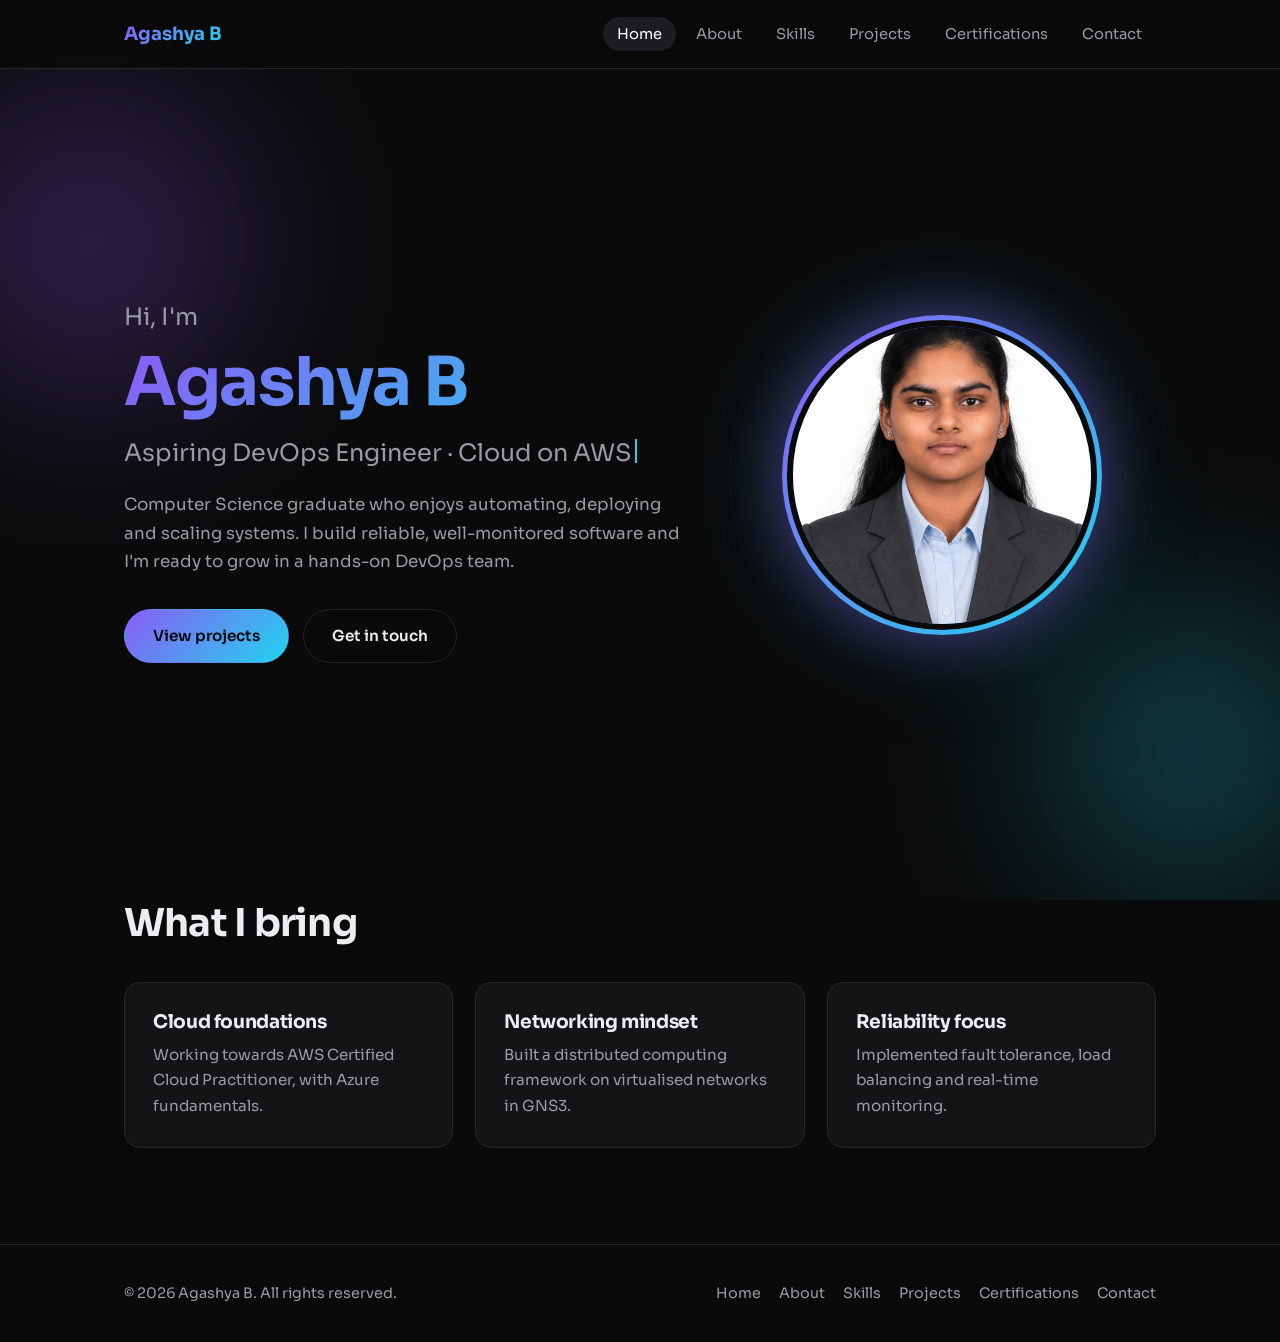
<file: index.html>
<!DOCTYPE html>
<html lang="en"><head><meta charset="UTF-8">
<meta name="viewport" content="width=device-width,initial-scale=1">
<title>Home | Agashya B</title>
<meta name="description" content="Agashya B - Aspiring DevOps Engineer portfolio">
<link rel="preconnect" href="https://fonts.googleapis.com">
<link href="https://fonts.googleapis.com/css2?family=Sora:wght@400;600;700&display=swap" rel="stylesheet">
<link rel="stylesheet" href="style.css">
<script src="script.js" defer></script></head>
<body data-page="index.html">
<!-- HERO -->
<section class="hero"><div class="orb a"></div><div class="orb b"></div>
<div class="wrap">
  <div>
    <p class="role">Hi, I'm</p>
    <h1 class="grad-text">Agashya B</h1>
    <p class="role">Aspiring DevOps Engineer · <span id="typing" data-words="Cloud on AWS|Linux &amp; Git|Docker &amp; CI/CD|Infrastructure as Code"></span><span class="cursor"></span></p>
    <!-- EDIT tagline -->
    <p class="lead">Computer Science graduate who enjoys automating, deploying and scaling systems. I build reliable, well-monitored software and I'm ready to grow in a hands-on DevOps team.</p>
    <div class="btns"><a class="btn btn-primary" href="projects.html">View projects</a><a class="btn btn-ghost" href="contact.html">Get in touch</a></div>
  </div>
  <!-- PROFILE PHOTO: replace assets/profile.jpg with your picture (square works best) -->
  <div class="photo-wrap"><div class="photo"><img src="profile-pic.png" alt="Agashya B"></div></div>
</div></section>
<section style="padding-top:0"><div class="wrap reveal">
  <h2>What I bring</h2>
  <div class="grid">
    <div class="card reveal"><h3>Cloud foundations</h3><p>Working towards AWS Certified Cloud Practitioner, with Azure fundamentals.</p></div>
    <div class="card reveal"><h3>Networking mindset</h3><p>Built a distributed computing framework on virtualised networks in GNS3.</p></div>
    <div class="card reveal"><h3>Reliability focus</h3><p>Implemented fault tolerance, load balancing and real-time monitoring.</p></div>
  </div></div></section>
</body></html>
</file>
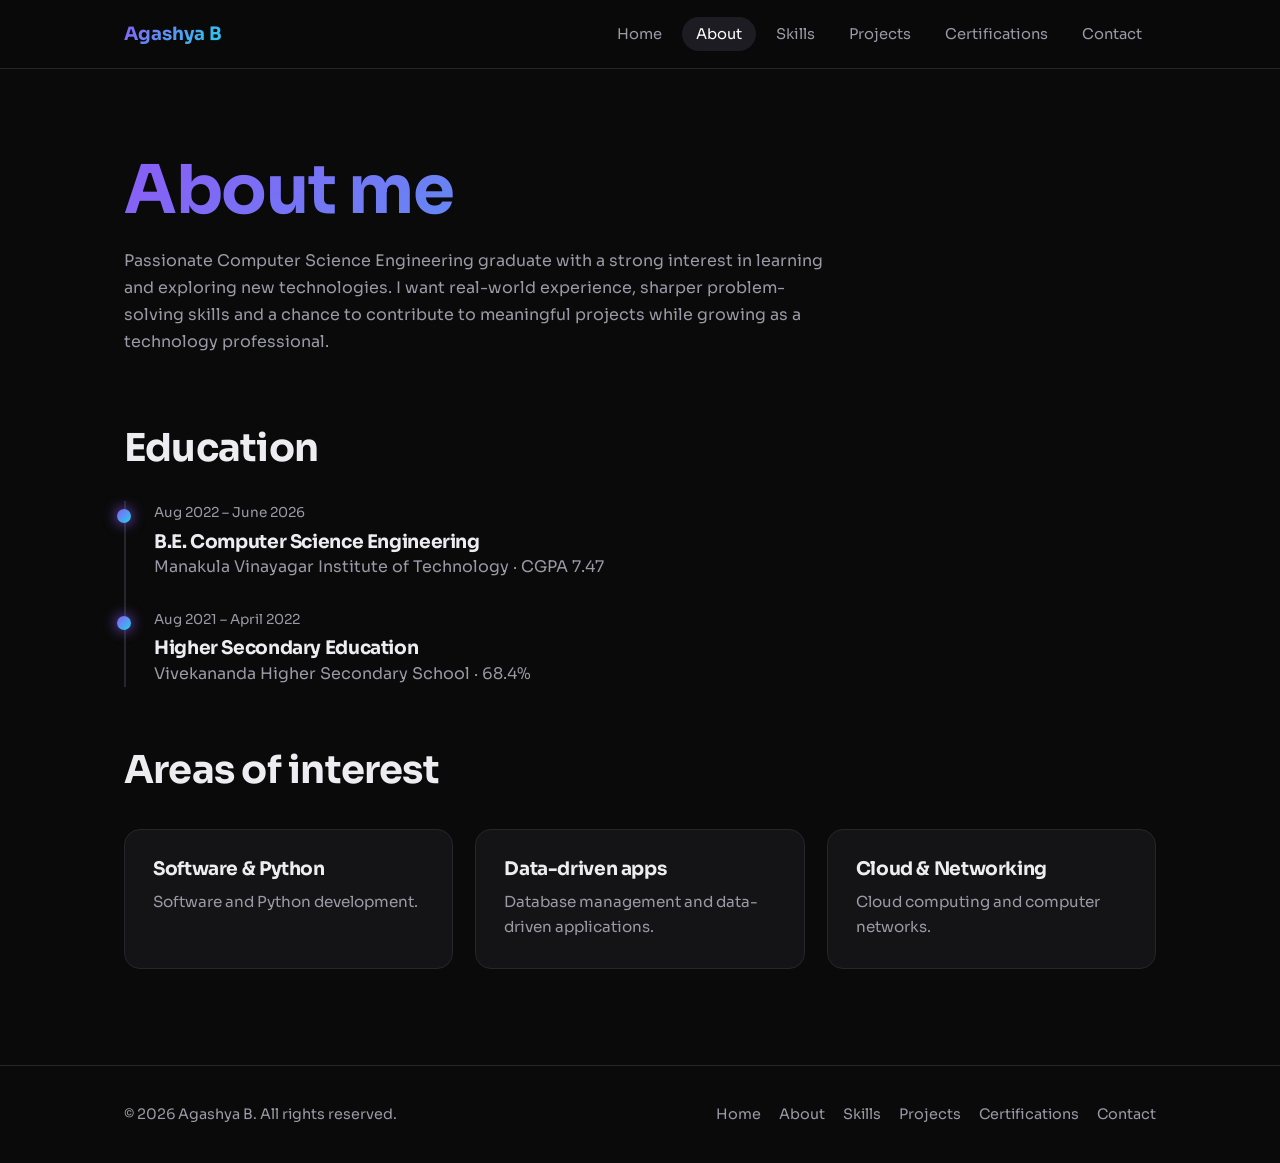
<file: about.html>
<!DOCTYPE html>
<html lang="en"><head><meta charset="UTF-8">
<meta name="viewport" content="width=device-width,initial-scale=1">
<title>About | Agashya B</title>
<meta name="description" content="Agashya B - Aspiring DevOps Engineer portfolio">
<link rel="preconnect" href="https://fonts.googleapis.com">
<link href="https://fonts.googleapis.com/css2?family=Sora:wght@400;600;700&display=swap" rel="stylesheet">
<link rel="stylesheet" href="style.css">
<script src="script.js" defer></script></head>
<body data-page="about.html">
<section class="page-head"><div class="wrap reveal"><h1 class="grad-text">About me</h1>
<p class="lead" style="margin-top:16px">Passionate Computer Science Engineering graduate with a strong interest in learning and exploring new technologies. I want real-world experience, sharper problem-solving skills and a chance to contribute to meaningful projects while growing as a technology professional.</p></div></section>
<section style="padding-top:40px"><div class="wrap">
  <h2 class="reveal">Education</h2>
  <div class="timeline">
    <div class="item reveal"><p class="meta">Aug 2022 – June 2026</p><h3>B.E. Computer Science Engineering</h3><p>Manakula Vinayagar Institute of Technology · CGPA 7.47</p></div>
    <div class="item reveal"><p class="meta">Aug 2021 – April 2022</p><h3>Higher Secondary Education</h3><p>Vivekananda Higher Secondary School · 68.4%</p></div>
  </div>
  <h2 class="reveal" style="margin-top:60px">Areas of interest</h2>
  <div class="grid">
    <div class="card reveal"><h3>Software &amp; Python</h3><p>Software and Python development.</p></div>
    <div class="card reveal"><h3>Data-driven apps</h3><p>Database management and data-driven applications.</p></div>
    <div class="card reveal"><h3>Cloud &amp; Networking</h3><p>Cloud computing and computer networks.</p></div>
  </div></div></section>
</body></html>
</file>
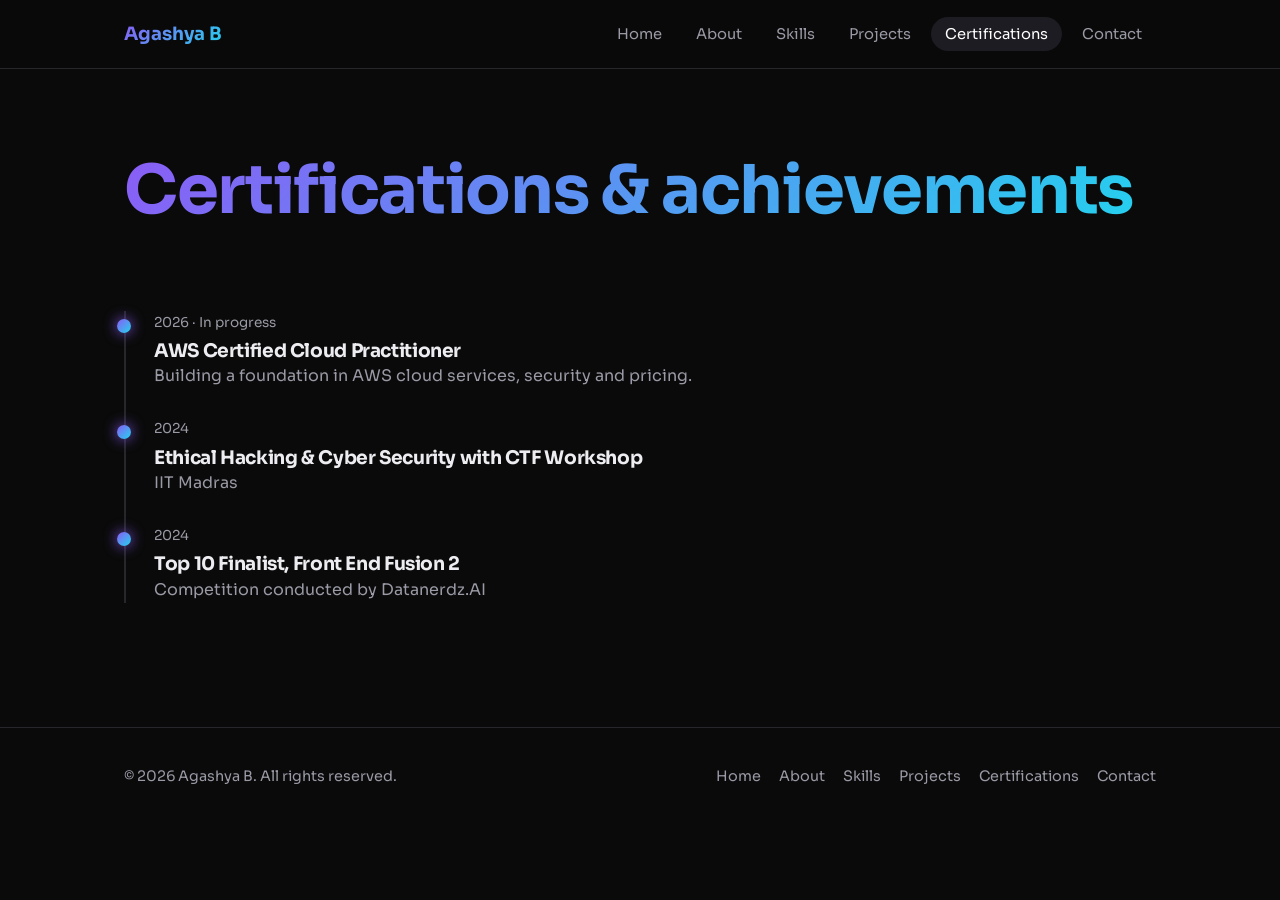
<file: certifications.html>
<!DOCTYPE html>
<html lang="en"><head><meta charset="UTF-8">
<meta name="viewport" content="width=device-width,initial-scale=1">
<title>Certifications | Agashya B</title>
<meta name="description" content="Agashya B - Aspiring DevOps Engineer portfolio">
<link rel="preconnect" href="https://fonts.googleapis.com">
<link href="https://fonts.googleapis.com/css2?family=Sora:wght@400;600;700&display=swap" rel="stylesheet">
<link rel="stylesheet" href="style.css">
<script src="script.js" defer></script></head>
<body data-page="certifications.html">
<section class="page-head"><div class="wrap reveal"><h1 class="grad-text">Certifications &amp; achievements</h1></div></section>
<section style="padding-top:20px"><div class="wrap"><div class="timeline">
<div class="item reveal"><p class="meta">2026 · In progress</p><h3>AWS Certified Cloud Practitioner</h3><p>Building a foundation in AWS cloud services, security and pricing.</p></div>
<div class="item reveal"><p class="meta">2024</p><h3>Ethical Hacking &amp; Cyber Security with CTF Workshop</h3><p>IIT Madras</p></div>
<div class="item reveal"><p class="meta">2024</p><h3>Top 10 Finalist, Front End Fusion 2</h3><p>Competition conducted by Datanerdz.AI</p></div>
</div></div></section></body></html>
</file>
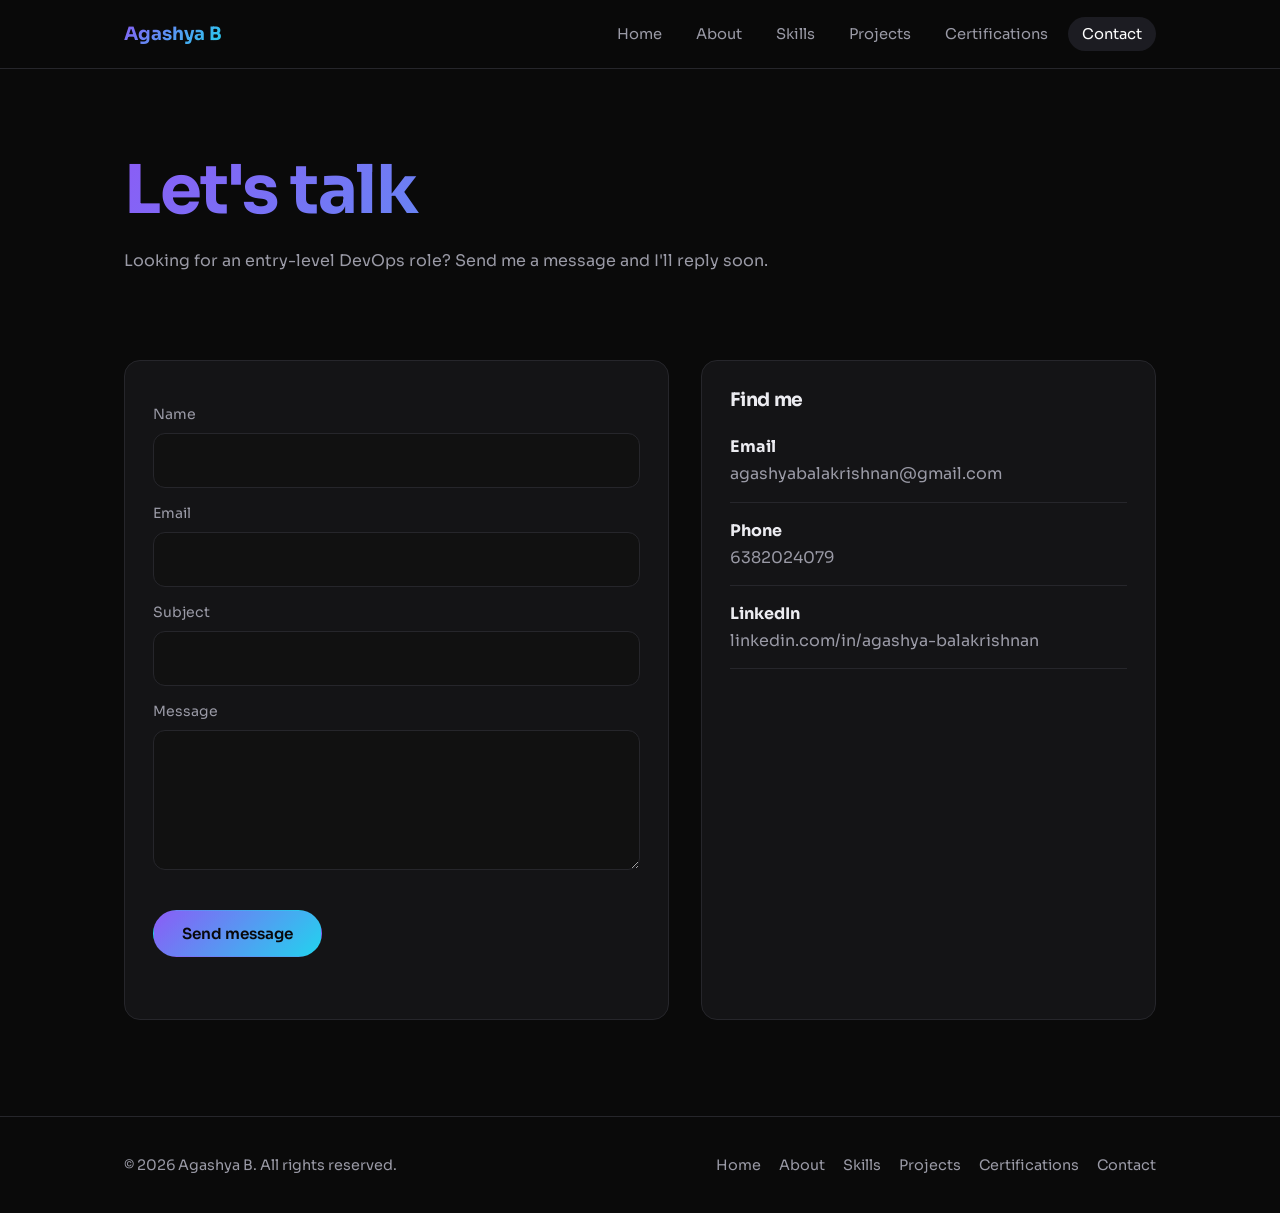
<file: contact.html>
<!DOCTYPE html>
<html lang="en"><head><meta charset="UTF-8">
<meta name="viewport" content="width=device-width,initial-scale=1">
<title>Contact | Agashya B</title>
<meta name="description" content="Agashya B - Aspiring DevOps Engineer portfolio">
<link rel="preconnect" href="https://fonts.googleapis.com">
<link href="https://fonts.googleapis.com/css2?family=Sora:wght@400;600;700&display=swap" rel="stylesheet">
<link rel="stylesheet" href="style.css">
<script src="script.js" defer></script></head>
<body data-page="contact.html">
<section class="page-head"><div class="wrap reveal"><h1 class="grad-text">Let's talk</h1>
<p class="lead" style="margin-top:16px">Looking for an entry-level DevOps role? Send me a message and I'll reply soon.</p></div></section>
<section style="padding-top:20px"><div class="wrap contact">
<form id="contact-form" class="card reveal">
  <label for="name">Name</label><input id="name" name="name" required>
  <label for="email">Email</label><input id="email" name="email" type="email" required>
  <label for="subject">Subject</label><input id="subject" name="subject">
  <label for="message">Message</label><textarea id="message" name="message" required></textarea>
  <div class="btns"><button class="btn btn-primary" type="submit">Send message</button></div>
  <p class="note" role="status"></p>
</form>
<div class="card links reveal"><h3>Find me</h3>
  <a href="mailto:agashyabalakrishnan@gmail.com"><b>Email</b>agashyabalakrishnan@gmail.com</a>
  <a href="tel:+916382024079"><b>Phone</b>6382024079</a>
  <a href="https://www.linkedin.com/in/agashya-balakrishnan" target="_blank" rel="noopener"><b>LinkedIn</b>linkedin.com/in/agashya-balakrishnan</a>
  <!-- Add GitHub: <a href="https://github.com/YOUR-USER" target="_blank"><b>GitHub</b>github.com/YOUR-USER</a> -->
</div></div></section></body></html>
</file>
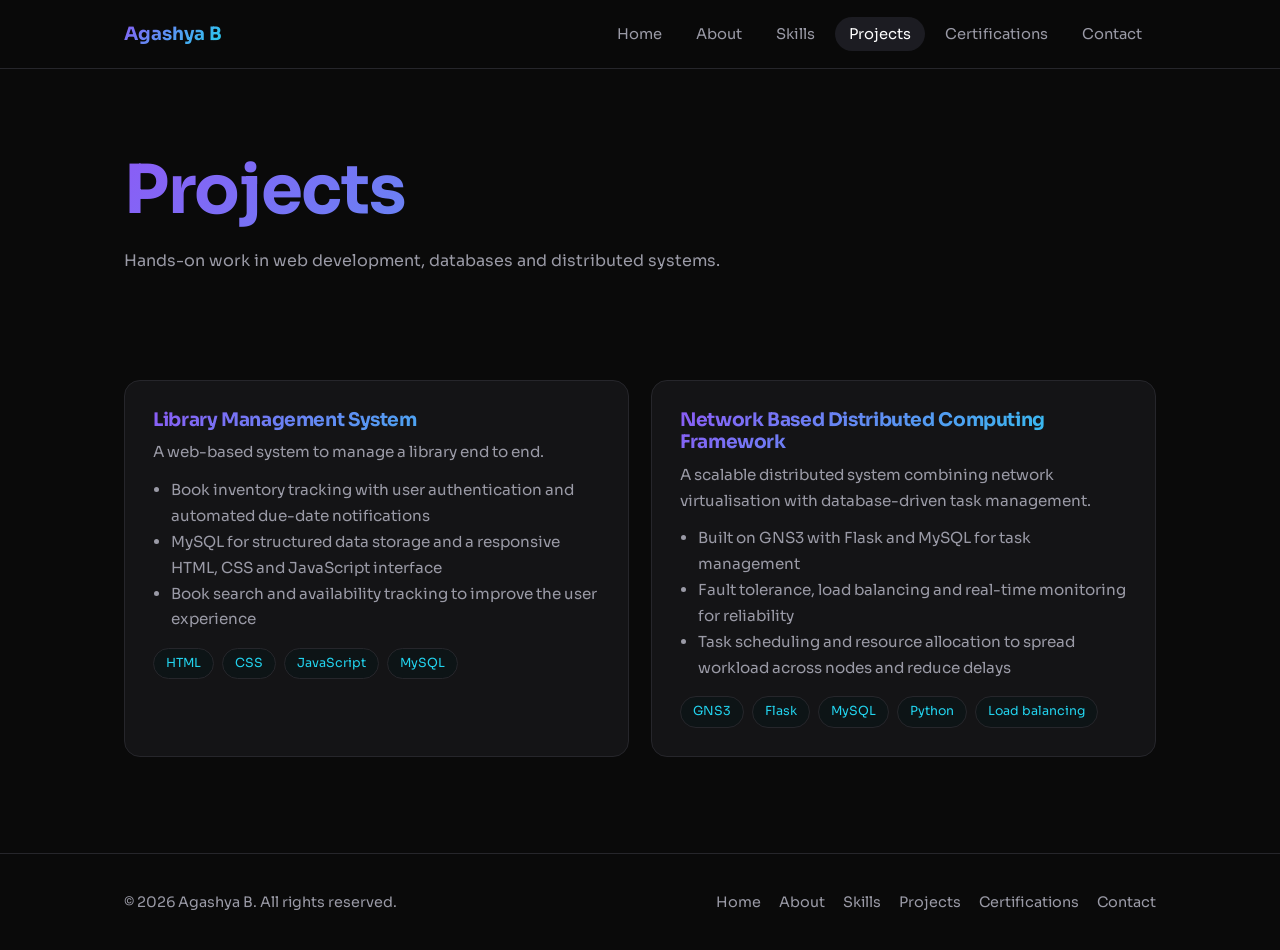
<file: projects.html>
<!DOCTYPE html>
<html lang="en"><head><meta charset="UTF-8">
<meta name="viewport" content="width=device-width,initial-scale=1">
<title>Projects | Agashya B</title>
<meta name="description" content="Agashya B - Aspiring DevOps Engineer portfolio">
<link rel="preconnect" href="https://fonts.googleapis.com">
<link href="https://fonts.googleapis.com/css2?family=Sora:wght@400;600;700&display=swap" rel="stylesheet">
<link rel="stylesheet" href="style.css">
<script src="script.js" defer></script></head>
<body data-page="projects.html">
<section class="page-head"><div class="wrap reveal"><h1 class="grad-text">Projects</h1>
<p class="lead" style="margin-top:16px">Hands-on work in web development, databases and distributed systems.</p></div></section>
<section style="padding-top:40px"><div class="wrap"><div class="grid" style="grid-template-columns:repeat(auto-fit,minmax(340px,1fr))">
<!-- Add "View code" links: <a class="btn btn-ghost" href="YOUR-GITHUB-URL">View code</a> -->
<div class="card reveal"><h3 class="grad-text">Library Management System</h3>
<p>A web-based system to manage a library end to end.</p>
<ul><li>Book inventory tracking with user authentication and automated due-date notifications</li><li>MySQL for structured data storage and a responsive HTML, CSS and JavaScript interface</li><li>Book search and availability tracking to improve the user experience</li></ul>
<div class="tags"><span class="tag">HTML</span><span class="tag">CSS</span><span class="tag">JavaScript</span><span class="tag">MySQL</span></div></div>
<div class="card reveal"><h3 class="grad-text">Network Based Distributed Computing Framework</h3>
<p>A scalable distributed system combining network virtualisation with database-driven task management.</p>
<ul><li>Built on GNS3 with Flask and MySQL for task management</li><li>Fault tolerance, load balancing and real-time monitoring for reliability</li><li>Task scheduling and resource allocation to spread workload across nodes and reduce delays</li></ul>
<div class="tags"><span class="tag">GNS3</span><span class="tag">Flask</span><span class="tag">MySQL</span><span class="tag">Python</span><span class="tag">Load balancing</span></div></div>
</div></div></section></body></html>
</file>
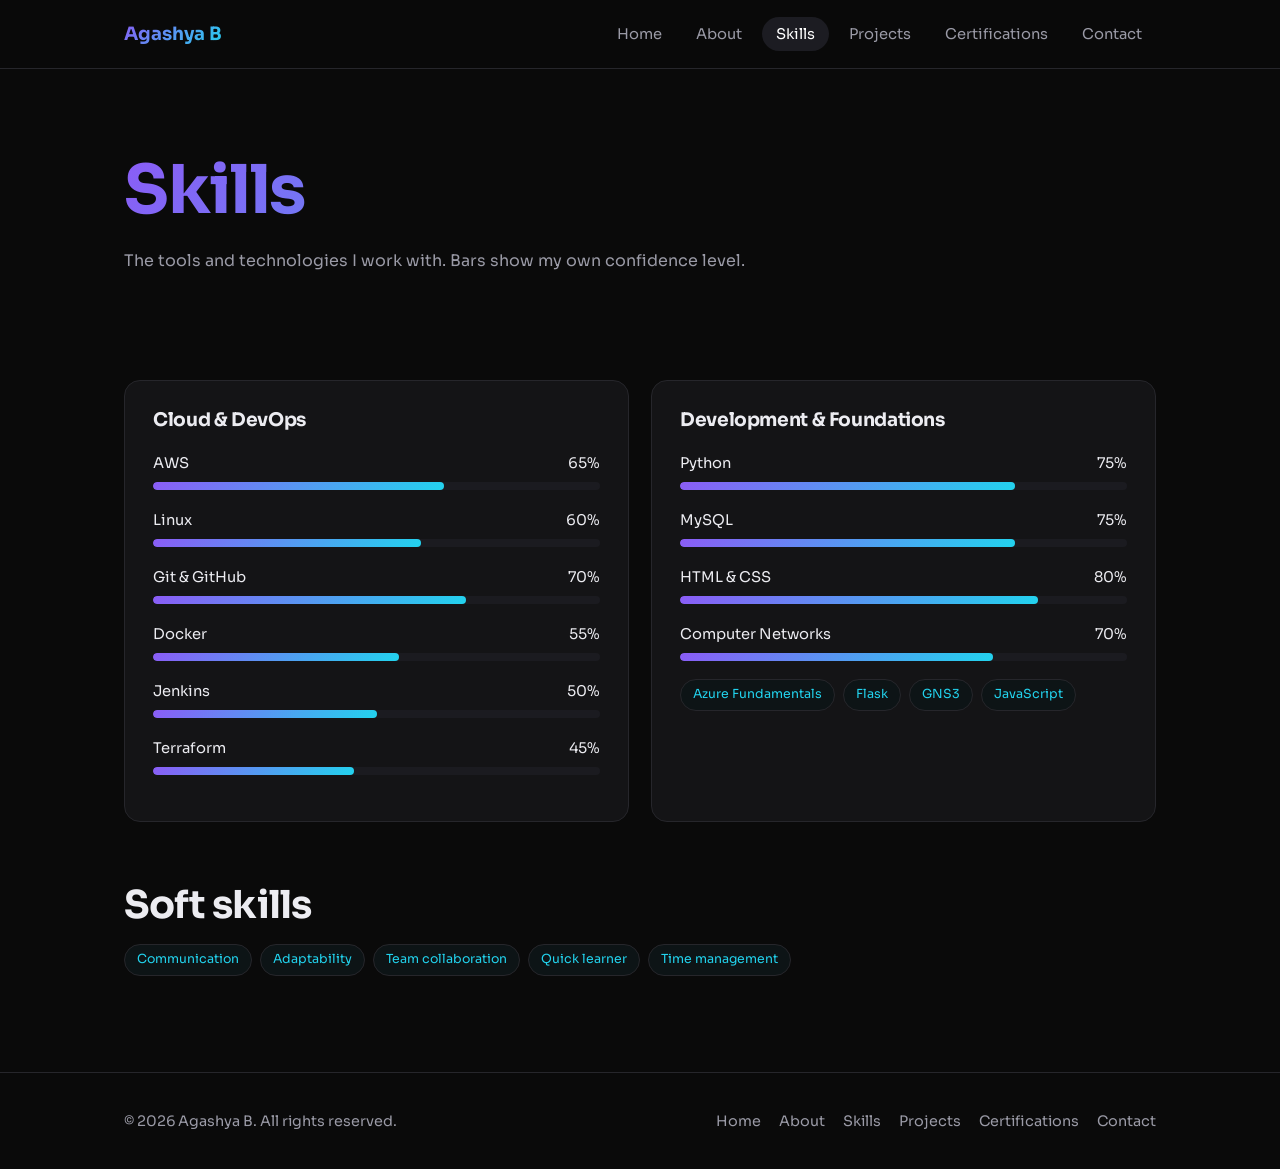
<file: skills.html>
<!DOCTYPE html>
<html lang="en"><head><meta charset="UTF-8">
<meta name="viewport" content="width=device-width,initial-scale=1">
<title>Skills | Agashya B</title>
<meta name="description" content="Agashya B - Aspiring DevOps Engineer portfolio">
<link rel="preconnect" href="https://fonts.googleapis.com">
<link href="https://fonts.googleapis.com/css2?family=Sora:wght@400;600;700&display=swap" rel="stylesheet">
<link rel="stylesheet" href="style.css">
<script src="script.js" defer></script></head>
<body data-page="skills.html">
<section class="page-head"><div class="wrap reveal"><h1 class="grad-text">Skills</h1>
<p class="lead" style="margin-top:16px">The tools and technologies I work with. Bars show my own confidence level.</p></div></section>
<section style="padding-top:40px"><div class="wrap"><div class="grid" style="grid-template-columns:repeat(auto-fit,minmax(320px,1fr))">
<!-- EDIT: change the number in data-level (0-100) and the % label to match your real level -->
<div class="card reveal"><h3 style="margin-bottom:20px">Cloud &amp; DevOps</h3>
<div class="skill"><div class="row"><span>AWS</span><span>65%</span></div><div class="bar"><i data-level="65"></i></div></div>
<div class="skill"><div class="row"><span>Linux</span><span>60%</span></div><div class="bar"><i data-level="60"></i></div></div>
<div class="skill"><div class="row"><span>Git &amp; GitHub</span><span>70%</span></div><div class="bar"><i data-level="70"></i></div></div>
<div class="skill"><div class="row"><span>Docker</span><span>55%</span></div><div class="bar"><i data-level="55"></i></div></div>
<div class="skill"><div class="row"><span>Jenkins</span><span>50%</span></div><div class="bar"><i data-level="50"></i></div></div>
<div class="skill"><div class="row"><span>Terraform</span><span>45%</span></div><div class="bar"><i data-level="45"></i></div></div>
</div><div class="card reveal"><h3 style="margin-bottom:20px">Development &amp; Foundations</h3>
<div class="skill"><div class="row"><span>Python</span><span>75%</span></div><div class="bar"><i data-level="75"></i></div></div>
<div class="skill"><div class="row"><span>MySQL</span><span>75%</span></div><div class="bar"><i data-level="75"></i></div></div>
<div class="skill"><div class="row"><span>HTML &amp; CSS</span><span>80%</span></div><div class="bar"><i data-level="80"></i></div></div>
<div class="skill"><div class="row"><span>Computer Networks</span><span>70%</span></div><div class="bar"><i data-level="70"></i></div></div>
<div class="tags"><span class="tag">Azure Fundamentals</span><span class="tag">Flask</span><span class="tag">GNS3</span><span class="tag">JavaScript</span></div>
</div></div>
<h2 class="reveal" style="margin-top:60px">Soft skills</h2>
<div class="tags reveal"><span class="tag">Communication</span><span class="tag">Adaptability</span><span class="tag">Team collaboration</span><span class="tag">Quick learner</span><span class="tag">Time management</span></div>
</div></section></body></html>
</file>
<file: style.css>
/* ===== 1. THEME TOKENS - change colours/fonts here ===== */
:root{
  --bg:#0a0a0a; --bg2:#111; --card:#141416; --line:#26262b;
  --text:#ececf1; --muted:#9a9aa6;
  --g1:#8b5cf6; --g2:#22d3ee;                       /* gradient: purple -> cyan */
  --grad:linear-gradient(135deg,var(--g1),var(--g2));
  --font:"Sora","Segoe UI",system-ui,-apple-system,sans-serif;
  --max:1080px; --radius:16px;
}
*{box-sizing:border-box;margin:0;padding:0}
html{scroll-behavior:smooth}
body{background:var(--bg);color:var(--text);font-family:var(--font);line-height:1.7;
  opacity:0;transition:opacity .45s ease}                 /* page transition */
body.ready{opacity:1} body.leaving{opacity:0}
a{color:inherit;text-decoration:none}
:focus-visible{outline:2px solid var(--g2);outline-offset:3px}
.wrap{max-width:var(--max);margin:0 auto;padding:0 24px}
section{padding:96px 0}
h1,h2,h3{line-height:1.2;letter-spacing:-.02em}
h1{font-size:clamp(2.4rem,6vw,4.2rem)} h2{font-size:clamp(1.7rem,3.5vw,2.4rem);margin-bottom:12px}
.grad-text{background:var(--grad);-webkit-background-clip:text;background-clip:text;color:transparent}
.lead{color:var(--muted);max-width:60ch}
.page-head{padding:150px 0 30px}

/* ===== 2. NAVIGATION (built by script.js) ===== */
.nav{position:fixed;inset:0 0 auto;z-index:50;background:rgba(10,10,10,.85);
  backdrop-filter:blur(12px);border-bottom:1px solid var(--line)}
.nav .wrap{display:flex;align-items:center;justify-content:space-between;height:68px}
.logo{font-weight:700;font-size:1.15rem}
.nav ul{display:flex;gap:6px;list-style:none}
.nav li a{padding:8px 14px;border-radius:999px;color:var(--muted);font-size:.92rem;transition:.25s}
.nav li a:hover,.nav li a.active{color:#fff;background:#1c1c22}
.burger{display:none;background:none;border:0;cursor:pointer;width:32px;height:24px;position:relative}
.burger span{position:absolute;left:4px;right:4px;height:2px;background:#fff;transition:.3s}
.burger span:nth-child(1){top:4px}.burger span:nth-child(2){top:11px}.burger span:nth-child(3){top:18px}
.burger.open span:nth-child(1){top:11px;transform:rotate(45deg)}
.burger.open span:nth-child(2){opacity:0}
.burger.open span:nth-child(3){top:11px;transform:rotate(-45deg)}

/* ===== 3. BUTTONS ===== */
.btn{display:inline-block;padding:13px 28px;border-radius:999px;font-weight:600;font-size:.95rem;
  border:1px solid transparent;cursor:pointer;font-family:inherit;transition:transform .25s,box-shadow .25s}
.btn-primary{background:var(--grad);color:#08080a}
.btn-primary:hover{transform:translateY(-3px);box-shadow:0 10px 30px rgba(139,92,246,.4)}
.btn-ghost{border-color:var(--line);color:var(--text);background:transparent}
.btn-ghost:hover{border-color:var(--g2);transform:translateY(-3px)}
.btns{display:flex;gap:14px;flex-wrap:wrap;margin-top:32px}

/* ===== 4. HERO + PROFILE PHOTO ===== */
.hero{min-height:100vh;display:flex;align-items:center;padding:110px 0 60px;position:relative;overflow:hidden}
.hero .wrap{display:grid;grid-template-columns:1.3fr 1fr;gap:48px;align-items:center}
.hero p.lead{margin-top:18px;font-size:1.05rem}
.role{font-size:clamp(1.1rem,2.2vw,1.5rem);margin:10px 0 4px;color:var(--muted)}
.cursor{display:inline-block;width:2px;height:1em;background:var(--g2);margin-left:3px;vertical-align:-.12em;animation:blink 1s steps(1) infinite}
@keyframes blink{50%{opacity:0}}
.photo-wrap{justify-self:center;position:relative;animation:float 6s ease-in-out infinite}
.photo{width:min(320px,70vw);aspect-ratio:1;border-radius:50%;padding:5px;background:var(--grad);
  box-shadow:0 0 60px rgba(139,92,246,.45),0 0 120px rgba(34,211,238,.2)}
.photo img{width:100%;height:100%;border-radius:50%;object-fit:cover;background:var(--bg2);display:block;border:6px solid var(--bg)}
@keyframes float{50%{transform:translateY(-14px)}}
.orb{position:absolute;border-radius:50%;filter:blur(90px);opacity:.25;z-index:-1;animation:float 9s ease-in-out infinite}
.orb.a{width:340px;height:340px;background:var(--g1);top:8%;left:-80px}
.orb.b{width:300px;height:300px;background:var(--g2);bottom:0;right:-60px;animation-delay:-4s}

/* ===== 5. CARDS / GRIDS ===== */
.grid{display:grid;gap:22px;grid-template-columns:repeat(auto-fit,minmax(280px,1fr));margin-top:36px}
.card{background:var(--card);border:1px solid var(--line);border-radius:var(--radius);padding:28px;
  transition:transform .3s,border-color .3s,box-shadow .3s}
.card:hover{transform:translateY(-6px);border-color:#4b3f8f;box-shadow:0 14px 40px rgba(139,92,246,.15)}
.card h3{margin-bottom:8px}.card p{color:var(--muted);font-size:.95rem}
.card ul{margin:12px 0 0 18px;color:var(--muted);font-size:.95rem}
.tags{display:flex;flex-wrap:wrap;gap:8px;margin-top:16px}
.tag{font-size:.78rem;padding:4px 12px;border-radius:999px;border:1px solid var(--line);color:var(--g2);background:#0d1416}
.meta{color:var(--g2);font-size:.85rem;margin-bottom:6px}

/* ===== 6. SKILL BARS ===== */
.skill{margin-bottom:18px}
.skill .row{display:flex;justify-content:space-between;font-size:.92rem;margin-bottom:6px}
.bar{height:8px;background:#1b1b20;border-radius:999px;overflow:hidden}
.bar i{display:block;height:100%;width:0;background:var(--grad);border-radius:999px;transition:width 1.3s cubic-bezier(.2,.8,.2,1)}

/* ===== 7. TIMELINE (education / certs) ===== */
.timeline{border-left:2px solid var(--line);margin-top:30px;padding-left:28px}
.timeline .item{position:relative;margin-bottom:28px}
.timeline .item::before{content:"";position:absolute;left:-37px;top:8px;width:14px;height:14px;border-radius:50%;background:var(--grad);box-shadow:0 0 14px var(--g1)}
.timeline p{color:var(--muted)}

/* ===== 8. CONTACT FORM ===== */
.contact{display:grid;grid-template-columns:1.2fr 1fr;gap:32px;margin-top:36px}
form label{display:block;font-size:.88rem;color:var(--muted);margin:14px 0 6px}
input,textarea{width:100%;padding:13px 16px;background:var(--bg2);border:1px solid var(--line);border-radius:12px;
  color:var(--text);font:inherit;transition:border-color .25s,box-shadow .25s}
input:focus,textarea:focus{outline:0;border-color:var(--g1);box-shadow:0 0 0 3px rgba(139,92,246,.2)}
textarea{min-height:140px;resize:vertical}
.links a{display:block;padding:14px 0;border-bottom:1px solid var(--line);color:var(--muted);transition:.25s}
.links a:hover{color:#fff;padding-left:8px}
.links b{display:block;color:var(--text)}
.note{margin-top:12px;font-size:.9rem;color:var(--g2);min-height:1.4em}

/* ===== 9. FOOTER ===== */
footer{border-top:1px solid var(--line);padding:36px 0;color:var(--muted);font-size:.9rem}
footer .wrap{display:flex;justify-content:space-between;gap:16px;flex-wrap:wrap}
footer nav a{margin-left:18px;transition:color .2s}footer nav a:hover{color:#fff}

/* ===== 10. SCROLL REVEAL ===== */
.reveal{opacity:0;transform:translateY(28px);transition:opacity .8s ease,transform .8s ease}
.reveal.show{opacity:1;transform:none}

/* ===== 11. RESPONSIVE ===== */
@media(max-width:820px){
  .burger{display:block}
  .nav ul{position:absolute;top:68px;left:0;right:0;flex-direction:column;background:var(--bg2);padding:14px 24px 22px;
    border-bottom:1px solid var(--line);transform:translateY(-130%);transition:transform .35s ease;z-index:-1}
  .nav ul.open{transform:none}
  .hero .wrap,.contact{grid-template-columns:1fr}
  .photo-wrap{order:-1}
  section{padding:70px 0}
}
@media(prefers-reduced-motion:reduce){*{animation:none!important;transition:none!important}.reveal{opacity:1;transform:none}body{opacity:1}}
</file>
